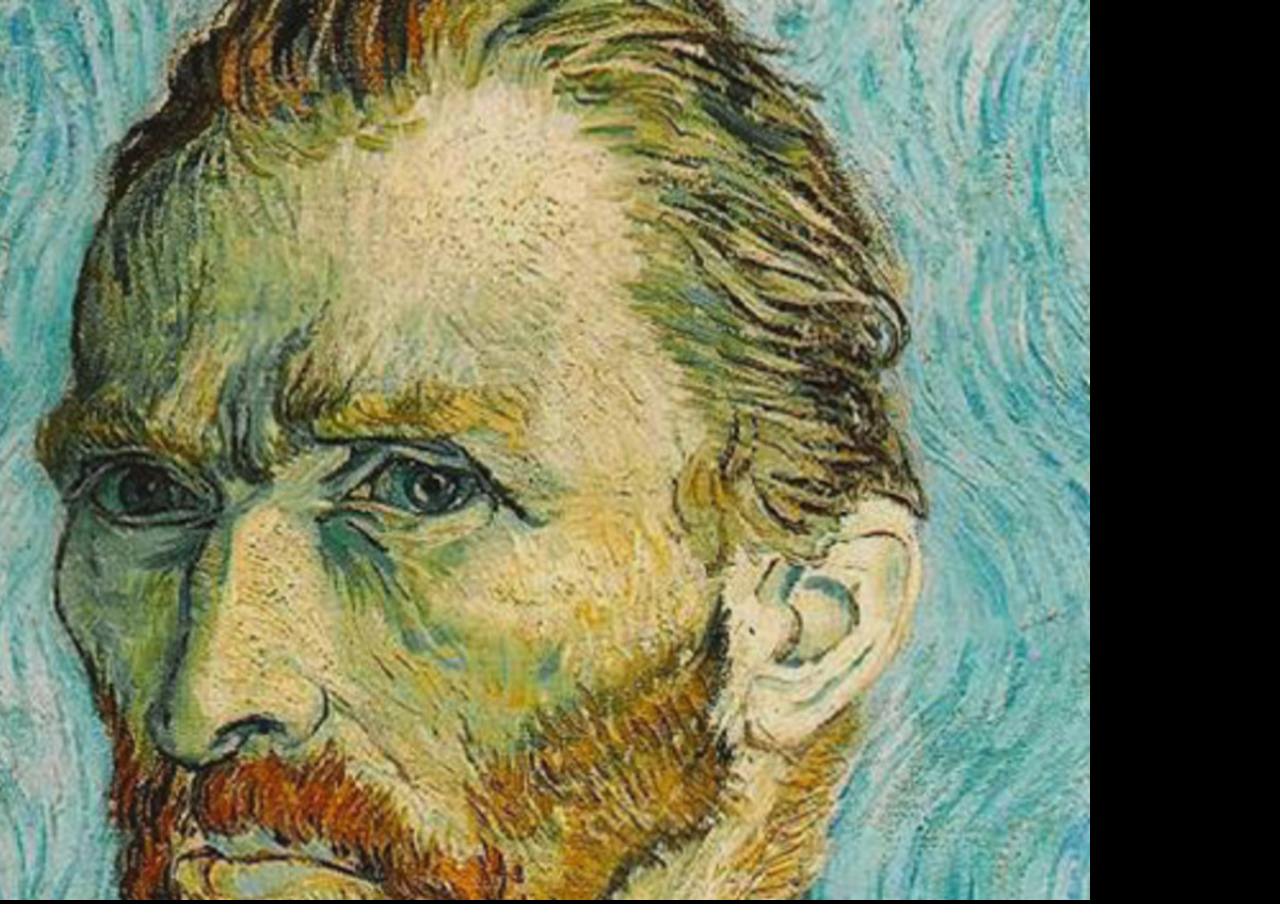
<file: dot/index.html>
<!DOCTYPE html>
<html lang="en">
  <head>
    <meta charset="UTF-8" />
    <mata http-equiv="X-UA-Compatible" content="IE=edge, chrome=1" />
    <meta name="viewport" content="width=device-width, initial-scale=1.0" />
    <title>dot</title>
    <link rel="stylesheet" type="text/css" href="index.css" />
  </head>
  <body>
    <script type="module" src="app.js"></script>
  </body>
</html>
</file>
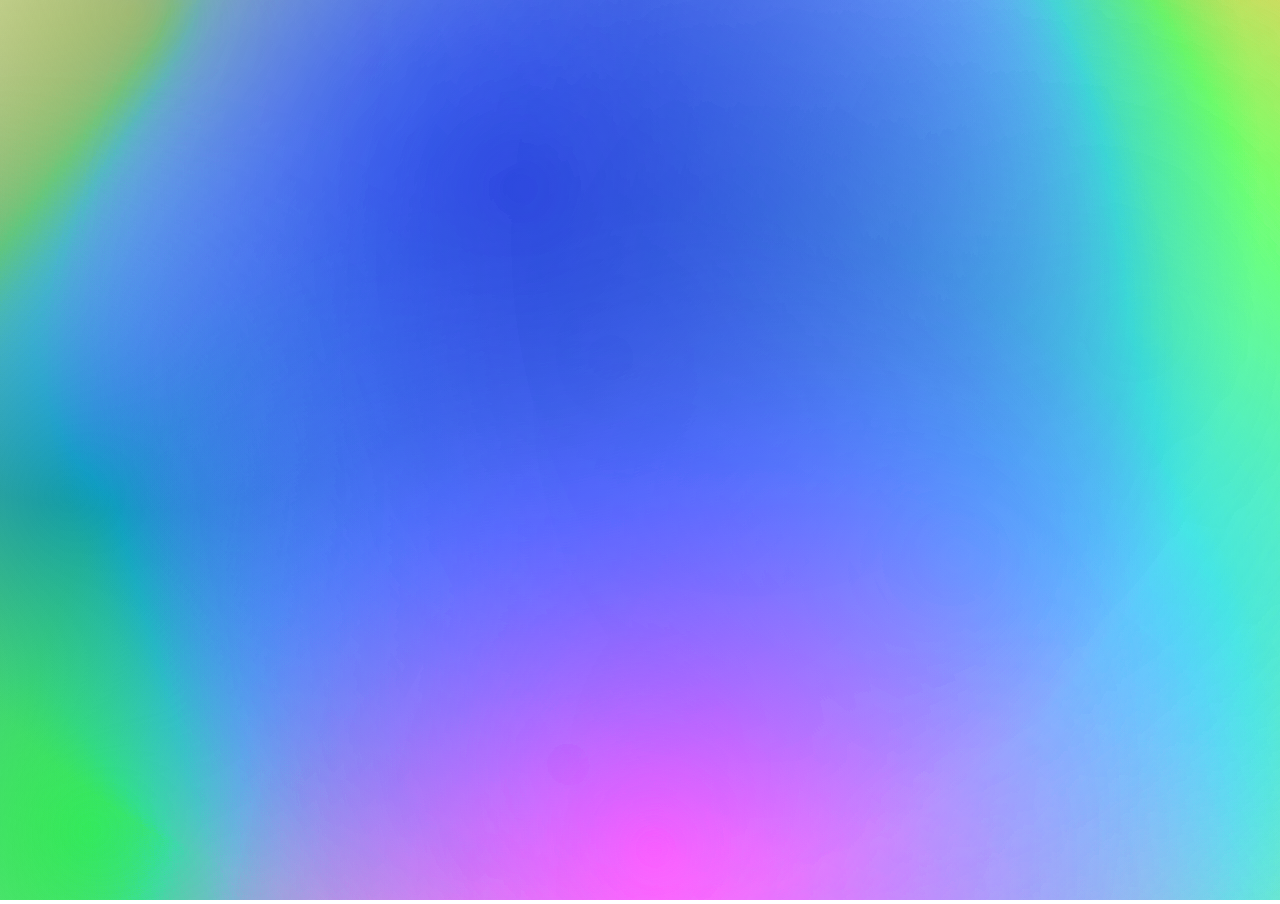
<file: gradation/index.html>
<!DOCTYPE html>
<html lang="en">
  <head>
    <meta charset="UTF-8" />
    <mata http-equiv="X-UA-Compatible" content="IE=edge, chrome=1" />
    <meta name="viewport" content="width=device-width, initial-scale=1.0" />
    <title>gradation</title>
    <link rel="stylesheet" type="text/css" href="index.css" />
  </head>
  <body>
    <script type="module" src="app.js"></script>
  </body>
</html>
</file>
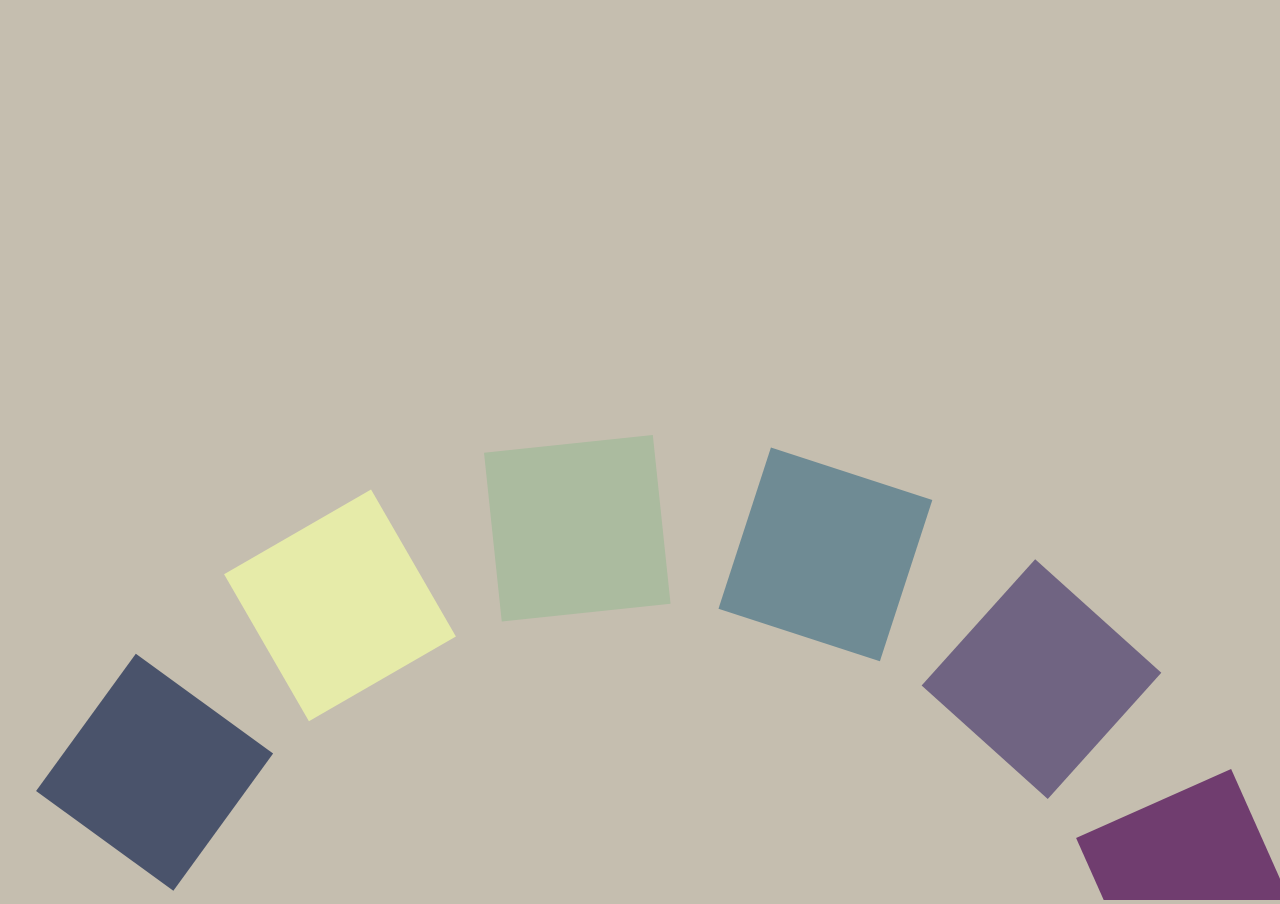
<file: polygon/index.html>
<!DOCTYPE html>
<html lang="en">
  <head>
    <meta charset="UTF-8" />
    <mata http-equiv="X-UA-Compatible" content="IE=edge, chrome=1" />
    <meta name="viewport" content="width=device-width, initial-scale=1.0" />
    <title>polygon</title>
    <link rel="stylesheet" type="text/css" href="index.css" />
  </head>
  <body>
    <script type="module" src="app.js"></script>
  </body>
</html>
</file>
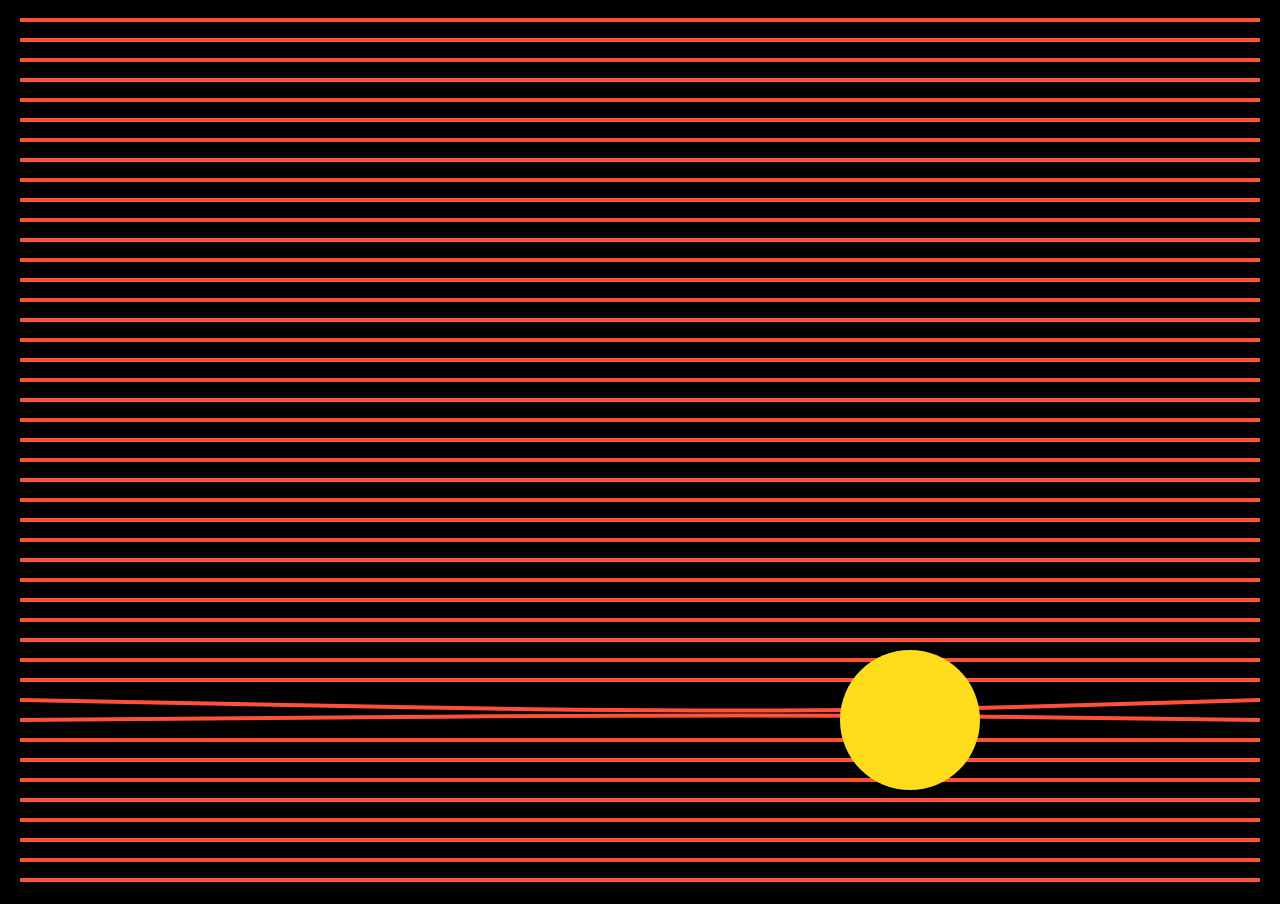
<file: strings/index.html>
<!DOCTYPE html>
<html lang="en">
  <head>
    <meta charset="UTF-8" />
    <mata http-equiv="X-UA-Compatible" content="IE=edge, chrome=1" />
    <meta name="viewport" content="width=device-width, initial-scale=1.0" />
    <title>strings</title>
    <link rel="stylesheet" type="text/css" href="index.css" />
  </head>
  <body>
    <script type="module" src="./app.js"></script>
  </body>
</html>
</file>
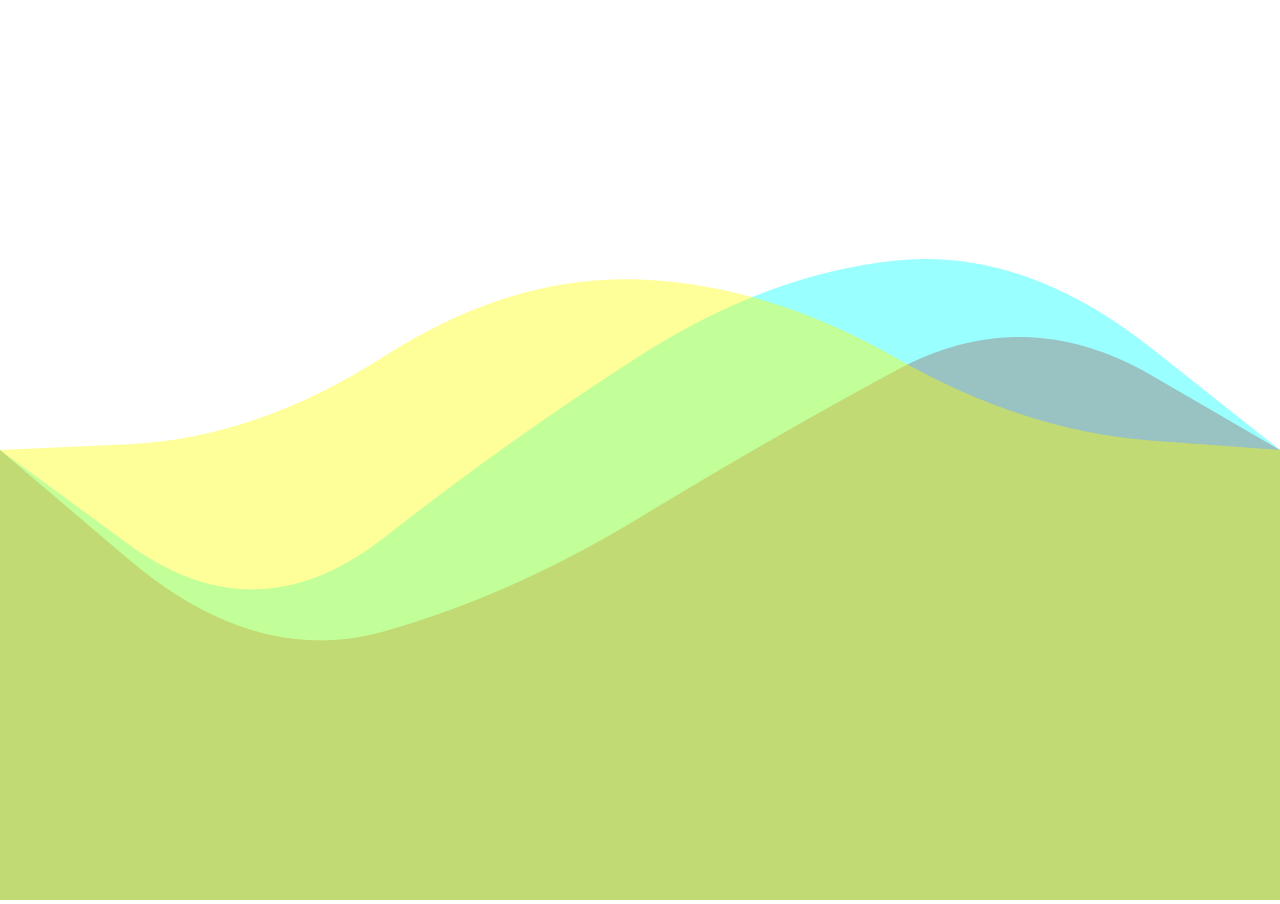
<file: wave/index.html>
<!DOCTYPE html>
<html lang="en">
  <head>
    <meta charset="UTF-8" />
    <mata http-equiv="X-UA-Compatible" content="IE=edge, chrome=1" />
    <meta name="viewport" content="width=device-width, initial-scale=1.0" />
    <title>wave</title>
    <link rel="stylesheet" type="text/css" href="index.css" />
  </head>
  <body>
    <script type="module" src="app.js"></script>
  </body>
</html>
</file>
<file: dot/index.css>
* {
  user-select: none;
  -ms-user-select: none;
  outline: 0;
  margin: 0;
  padding: 0;
  -webkit-top-highlight-color: rgba(0, 0, 0, 0);
}

html {
  width: 100%;
  height: 100%;
}

body {
  width: 100%;
  height: 100%;
  overflow: hidden;
  background-color: #000;
}

canvas {
  width: 100%;
  height: 100%;
}
</file>
<file: gradation/index.css>
* {
  user-select: none;
  -ms-user-select: none;
  outline: 0;
  margin: 0;
  padding: 0;
  -webkit-top-highlight-color: rgba(0, 0, 0, 0);
}

html {
  width: 100%;
  height: 100%;
}

body {
  width: 100%;
  height: 100%;
  overflow: hidden;
  background-color: #fff;
}

canvas {
  width: 100%;
  height: 100%;
}
</file>
<file: polygon/index.css>
* {
  user-select: none;
  -ms-user-select: none;
  outline: 0;
  margin: 0;
  padding: 0;
  -webkit-top-highlight-color: rgba(0, 0, 0, 0);
}

html {
  width: 100%;
  height: 100%;
}

body {
  width: 100%;
  height: 100%;
  overflow: hidden;
  background-color: #c5beaf;
}

canvas {
  width: 100%;
  height: 100%;
}
</file>
<file: strings/index.css>
* {
  outline: 0;
  margin: 0;
  padding: 0;
}

html {
  width: 100%;
  height: 100%;
}

body {
  width: 100%;
  height: 100%;
  background-color: #000;
  position: relative;
}

canvas {
  width: 100%;
  height: 100%;
}
</file>
<file: wave/index.css>
* {
  user-select: none;
  -ms-user-select: none;
  outline: 0;
  margin: 0;
  padding: 0;
  -webkit-top-highlight-color: rgba(0, 0, 0, 0);
}

html {
  width: 100%;
  height: 100%;
}

body {
  width: 100%;
  height: 100%;
  overflow: hidden;
  background-color: #fff;
}

canvas {
  width: 100%;
  height: 100%;
}
</file>
